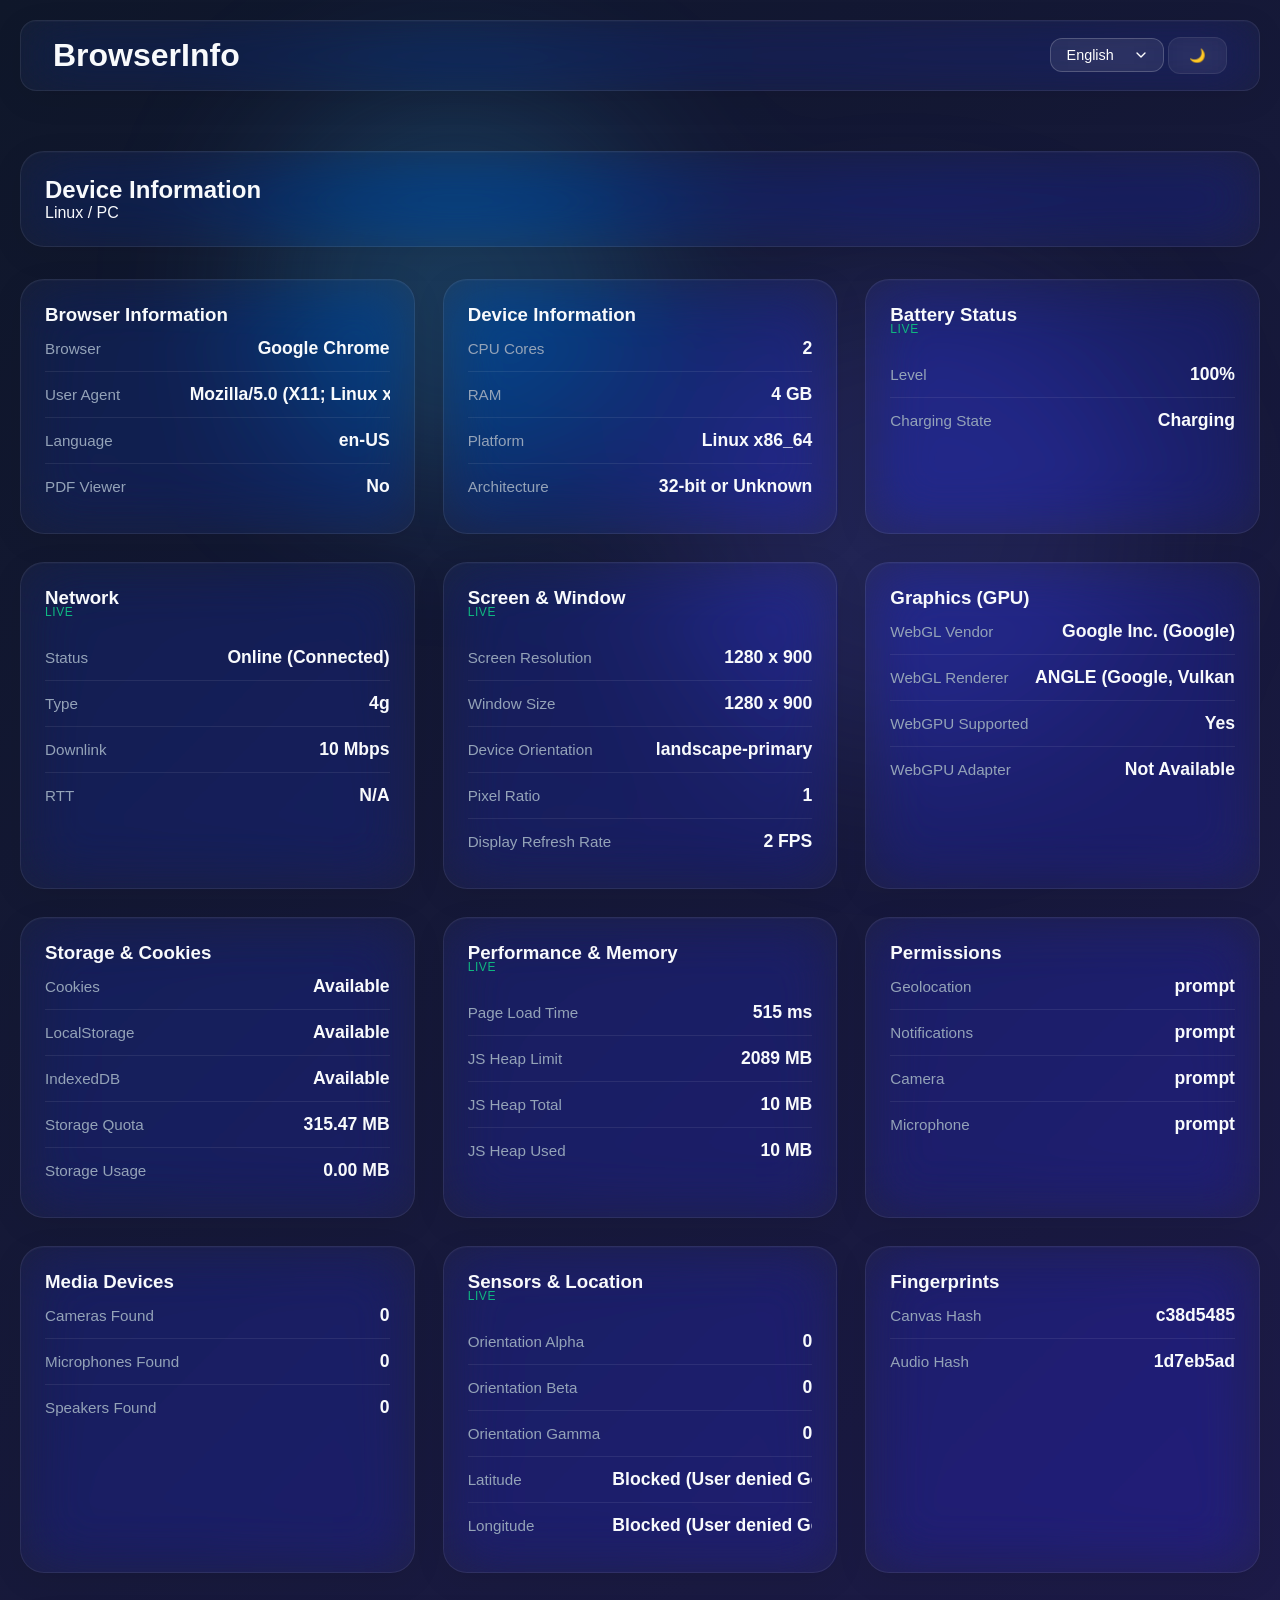
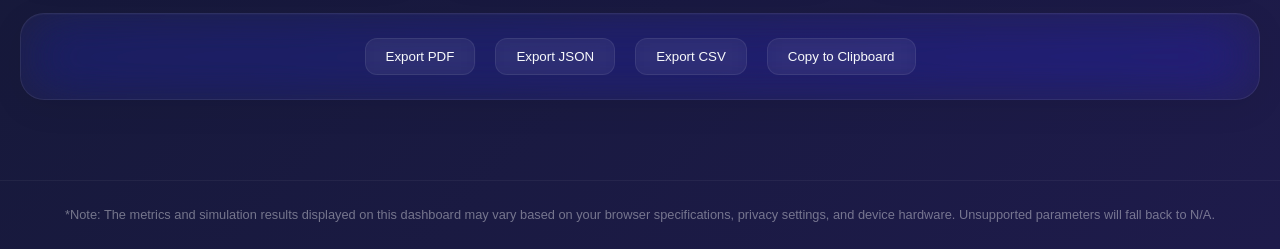
<file: index.html>
<!DOCTYPE html>
<html lang="ja">
<head>
    <meta charset="UTF-8">
    <meta name="viewport" content="width=device-width, initial-scale=1.0">
    <title data-i18n="title">BrowserInfo - Liquid Glass Dashboard</title>
    <link rel="stylesheet" href="style.css">
    <link rel="manifest" href="manifest.json">
    <link rel="stylesheet" href="css/desktop.css" id="device-style">
</head>
<div id="detail-overlay" class="overlay-container">
    <div class="overlay-glass-window">
        <header class="overlay-header">
            <h2 id="overlay-title">Category Detail</h2>
            <button id="overlay-close-btn" class="glass-btn close-btn">&times;</button>
        </header>
        <div class="overlay-body" id="overlay-content">
            </div>
    </div>
</div>
<body class="dark-theme">
    
    <div class="liquid-bg">
        <div class="blob blob-1"></div>
        <div class="blob blob-2"></div>
        <div class="blob blob-3"></div>
    </div>

    <header class="glass-header">
        <h1 class="brand-logo">BrowserInfo</h1>
        <div class="controls">
            <select id="lang-selector" class="glass-select">
                <option value="ja">日本語</option>
                <option value="en">English</option>
                <option value="zh-CN">简体中文</option>
                <option value="zh-TW">繁體中文</option>
                <option value="ko">한국어</option>
            </select>
            <button id="theme-toggle" class="glass-btn" data-i18n-tooltip="menu.theme_tooltip" title="">
                <span id="theme-icon">🌙</span>
            </button>
        </div>
    </header>

    <main class="dashboard-container">
        
        <section class="glass-card status-card">
            <div class="card-header">
                <h2 data-i18n="categories.device">Device Info</h2>
                <span id="device-badge" class="badge" data-i18n="status.detecting">Detecting...</span>
            </div>
        </section>

        <div class="metrics-grid">
            
            <section class="glass-card">
                <h3 data-i18n="categories.browser">Browser Information</h3>
                <div class="card-content">
                    <div class="metric-item"><span class="label" data-i18n="description.browser">Browser</span><span class="value" id="br-name">--</span></div>
                    <div class="metric-item"><span class="label" data-i18n="description.useragent">UserAgent</span><span class="value scrollable" id="br-ua">--</span></div>
                    <div class="metric-item"><span class="label" data-i18n="description.language">Language</span><span class="value" id="br-lang">--</span></div>
                    <div class="metric-item"><span class="label" data-i18n="description.pdfviewer">PDF Viewer</span><span class="value" id="br-pdf">--</span></div>
                </div>
            </section>

            <section class="glass-card">
                <h3 data-i18n="categories.device">Device Specs</h3>
                <div class="card-content">
                    <div class="metric-item"><span class="label" data-i18n="description.cpucore">CPU Cores</span><span class="value" id="dev-cores">--</span></div>
                    <div class="metric-item"><span class="label" data-i18n="description.ram">RAM (Estimate)</span><span class="value" id="dev-mem">--</span></div>
                    <div class="metric-item"><span class="label" data-i18n="description.platform">Platform</span><span class="value" id="dev-plat">--</span></div>
                    <div class="metric-item"><span class="label" data-i18n="description.architecture">Architecture</span><span class="value" id="dev-arch">--</span></div>
                </div>
            </section>

            <section class="glass-card" id="card-battery">
                <h3 data-i18n="categories.battery">Battery Status</h3>
                <div class="realtime-indicator" data-i18n="status.live">● Live</div>
                <div class="card-content">
                    <div class="metric-item"><span class="label" data-i18n="description.level">Level</span><span class="value" id="bat-level">--</span></div>
                    <div class="metric-item"><span class="label" data-i18n="description.chargingstate">Charging State</span><span class="value" id="bat-charging">--</span></div>
                </div>
            </section>

            <section class="glass-card clickable-card" data-detail="network">
                <h3 data-i18n="categories.network">Network</h3>
                <div class="realtime-indicator" data-i18n="status.live">● Live</div>
                <div class="card-content">
                    <div class="metric-item"><span class="label" data-i18n="description.status">Status</span><span class="value" id="net-online">--</span></div>
                    <div class="metric-item"><span class="label" data-i18n="description.type">Type</span><span class="value" id="net-type">--</span></div>
                    <div class="metric-item"><span class="label" data-i18n="description.downlink">Downlink</span><span class="value" id="net-downlink">--</span></div>
                    <div class="metric-item"><span class="label" data-i18n="description.rtt">RTT</span><span class="value" id="net-rtt">--</span></div>
                </div>
            </section>

            <section class="glass-card">
                <h3 data-i18n="categories.screen">Screen & Window</h3>
                <div class="realtime-indicator" data-i18n="status.live">● Live</div>
                <div class="card-content">
                    <div class="metric-item"><span class="label" data-i18n="description.screenresolution">Screen Resolution</span><span class="value" id="scr-res">--</span></div>
                    <div class="metric-item"><span class="label" data-i18n="description.windowsize">Window Size</span><span class="value" id="scr-win">--</span></div>
                    <div class="metric-item"><span class="label" data-i18n="description.deviceorientation">Device Orientation</span><span class="value" id="scr-orient">--</span></div>
                    <div class="metric-item"><span class="label" data-i18n="description.pixelratio">Pixel Ratio</span><span class="value" id="scr-dpr">--</span></div>
                    <div class="metric-item"><span class="label" data-i18n="description.displayrefreshrate">Display Refresh Rate</span><span class="value" id="scr-fps">-- FPS</span></div>
                    
                </div>
            </section>

            <section class="glass-card clickable-card" data-detail="gpu">
                <h3 data-i18n="categories.gpu">Graphics (GPU)</h3>
                <div class="card-content">
                    <div class="metric-item"><span class="label" data-i18n="description.vendor">WebGL Vendor</span><span class="value scrollable" id="gpu-vendor">--</span></div>
                    <div class="metric-item"><span class="label" data-i18n="description.render">WebGL Renderer</span><span class="value scrollable" id="gpu-renderer">--</span></div>
                    <div class="metric-item"><span class="label" data-i18n="description.supported">WebGPU Supported</span><span class="value" id="gpu-webgpu">--</span></div>
                    <div class="metric-item"><span class="label" data-i18n="description.adapter">WebGPU Adapter</span><span class="value scrollable" id="gpu-adapter">--</span></div>
                </div>
            </section>

            <section class="glass-card">
                <h3 data-i18n="categories.storage">Storage & Cookies</h3>
                <div class="card-content">
                    <div class="metric-item"><span class="label" data-i18n="description.cookies">Cookies</span><span class="value" id="st-cookie">--</span></div>
                    <div class="metric-item"><span class="label" data-i18n="description.localstorage">LocalStorage</span><span class="value" id="st-local">--</span></div>
                    <div class="metric-item"><span class="label" data-i18n="description.indexeddb">IndexedDB</span><span class="value" id="st-idb">--</span></div>
                    <div class="metric-item"><span class="label" data-i18n="description.quota">Storage Quota</span><span class="value" id="st-quota">--</span></div>
                    <div class="metric-item"><span class="label" data-i18n="description.usage">Storage Usage</span><span class="value" id="st-usage">--</span></div>
                </div>
            </section>

            <section class="glass-card clickable-card" data-detail="performance">
                <h3 data-i18n="categories.performance">Performance & Memory</h3>
                <div class="realtime-indicator" data-i18n="status.live">● Live</div>
                <div class="card-content">
                    <div class="metric-item"><span class="label" data-i18n="description.loadtime">Page Load Time</span><span class="value" id="perf-load">--</span></div>
                    <div class="metric-item"><span class="label" data-i18n="description.jslimit">JS Heap Limit</span><span class="value" id="perf-limit">--</span></div>
                    <div class="metric-item"><span class="label" data-i18n="description.jstotal">JS Heap Total</span><span class="value" id="perf-total">--</span></div>
                    <div class="metric-item"><span class="label" data-i18n="description.jsused">JS Heap Used</span><span class="value" id="perf-used">--</span></div>
                </div>
            </section>

            <section class="glass-card">
                <h3 data-i18n="categories.permissions">API Permissions</h3>
                <div class="card-content">
                    <div class="metric-item"><span class="label" data-i18n="description.geolocation">Geolocation</span><span class="value" id="perm-geo">--</span></div>
                    <div class="metric-item"><span class="label" data-i18n="description.notify">Notifications</span><span class="value" id="perm-notify">--</span></div>
                    <div class="metric-item"><span class="label" data-i18n="description.camera">Camera</span><span class="value" id="perm-cam">--</span></div>
                    <div class="metric-item"><span class="label" data-i18n="description.microphone">Microphone</span><span class="value" id="perm-mic">--</span></div>
                </div>
            </section>

            <section class="glass-card clickable-card" data-detail="mediaDevices">
                <h3 data-i18n="categories.media">Media Devices</h3>
                <div class="card-content">
                    <div class="metric-item"><span class="label" data-i18n="description.foundcamera">Cameras Found</span><span class="value" id="media-cam">--</span></div>
                    <div class="metric-item"><span class="label" data-i18n="description.foundmicrophones">Microphones Found</span><span class="value" id="media-mic">--</span></div>
                    <div class="metric-item"><span class="label" data-i18n="description.foundspeakers">Speakers Found</span><span class="value" id="media-spk">--</span></div>
                </div>
            </section>

            <section class="glass-card">
                <h3 data-i18n="categories.sensors">Sensors & Location</h3>
                <div class="realtime-indicator" data-i18n="status.live">● Live</div>
                <div class="card-content">
                    <div class="metric-item"><span class="label" data-i18n="description.alpha">Orientation Alpha</span><span class="value" id="sns-alpha">0</span></div>
                    <div class="metric-item"><span class="label" data-i18n="description.beta">Orientation Beta</span><span class="value" id="sns-beta">0</span></div>
                    <div class="metric-item"><span class="label" data-i18n="description.gamma">Orientation Gamma</span><span class="value" id="sns-gamma">0</span></div>
                    <div class="metric-item"><span class="label" data-i18n="description.latitude">Latitude</span><span class="value scrollable" id="sns-lat">--</span></div>
                    <div class="metric-item"><span class="label" data-i18n="description.longitude">Longitude</span><span class="value scrollable" id="sns-lng">--</span></div>
                </div>
            </section>

            <section class="glass-card">
                <h3 data-i18n="categories.fingerprint">Device Fingerprint</h3>
                <div class="card-content">
                    <div class="metric-item"><span class="label" data-i18n="description.canvashash">Canvas Hash</span><span class="value scrollable code-text" id="fp-canvas">--</span></div>
                    <div class="metric-item"><span class="label" data-i18n="description.audiohash">Audio Hash</span><span class="value scrollable code-text" id="fp-audio">--</span></div>
                </div>
            </section>

        </div>

        <section class="action-bar glass-card">
            <button id="btn-export-pdf" class="glass-btn action-btn" data-i18n="buttons.pdf">Export PDF</button>
            <button id="btn-export-json" class="glass-btn action-btn" data-i18n="buttons.json">JSON</button>
            <button id="btn-export-csv" class="glass-btn action-btn" data-i18n="buttons.csv">CSV</button>
            <button id="btn-copy" class="glass-btn action-btn" data-i18n="buttons.copy">Copy to Clipboard</button>
        </section>
        
    </main>

    <script type="module" src="main.js"></script>
</body>
<footer class="dashboard-footer">
    <p data-i18n="menu.disclaimer">
        </p>
</footer>
</html>
</file>
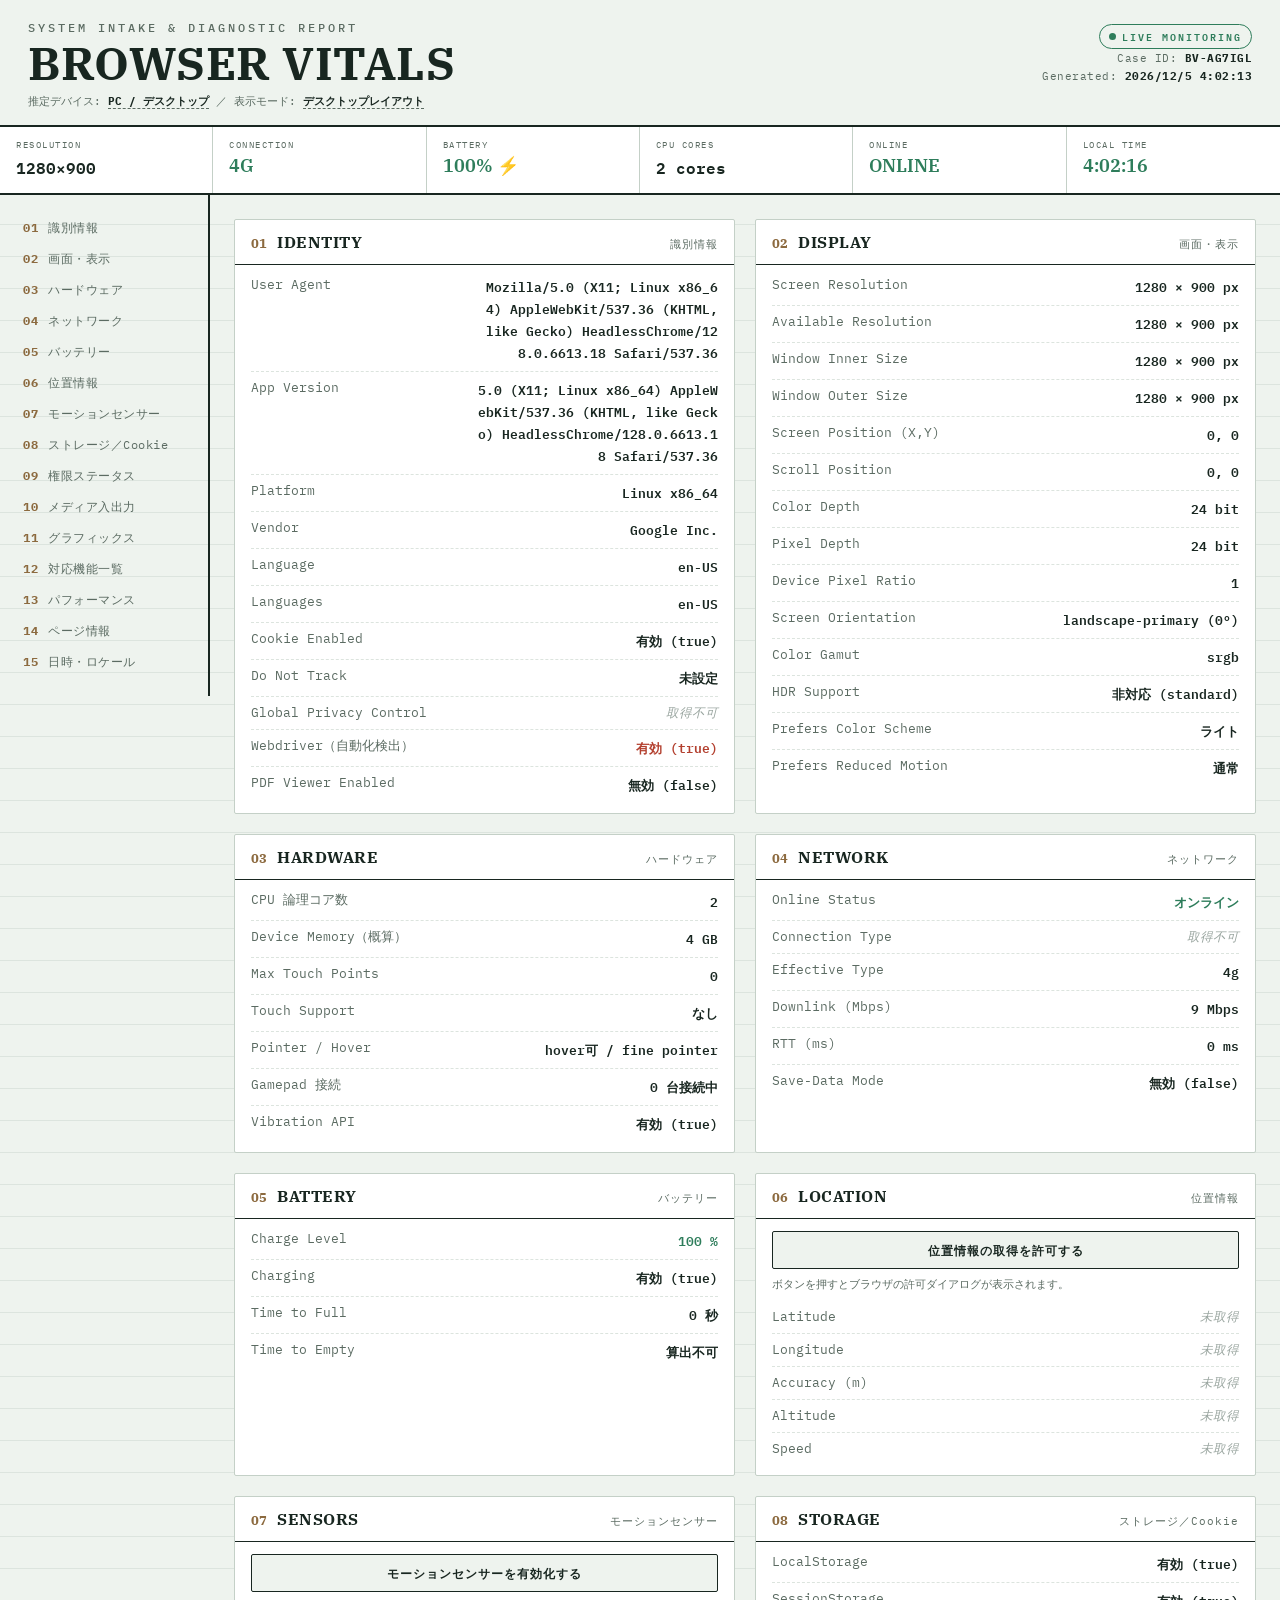
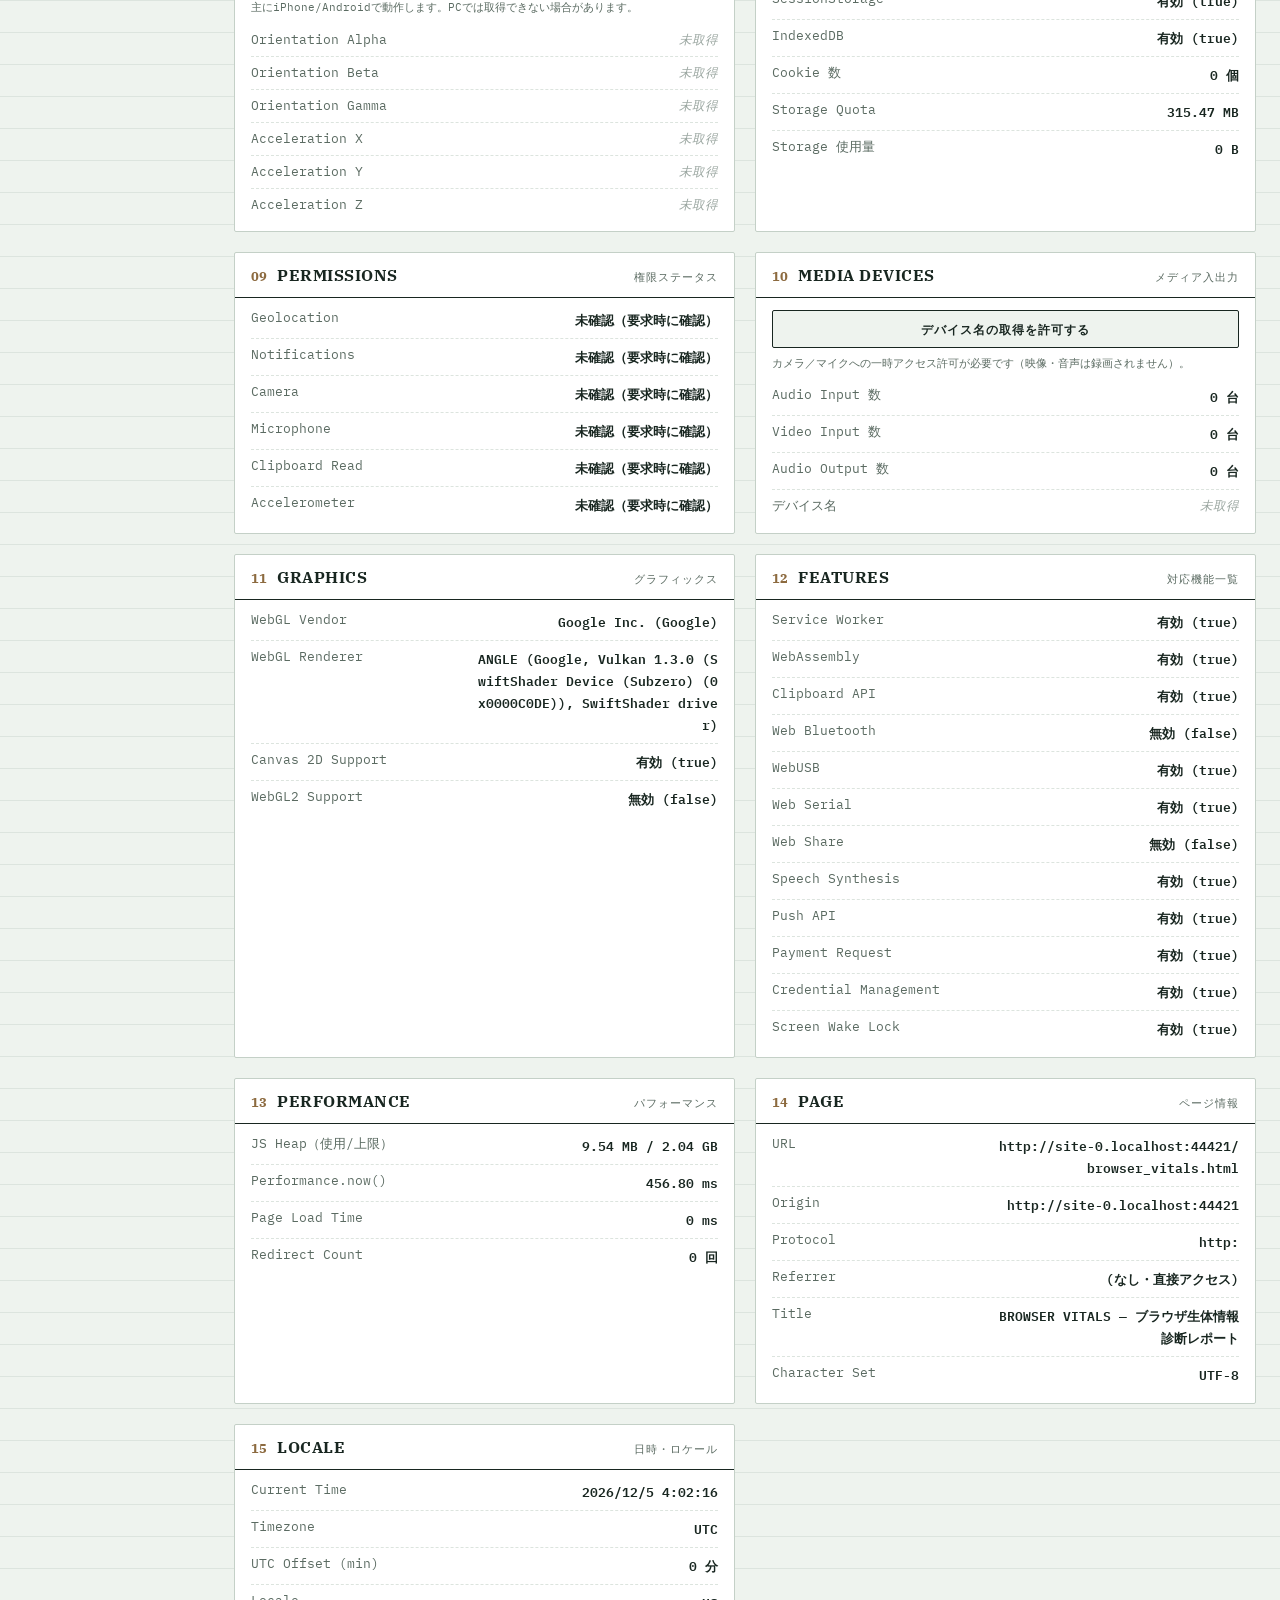
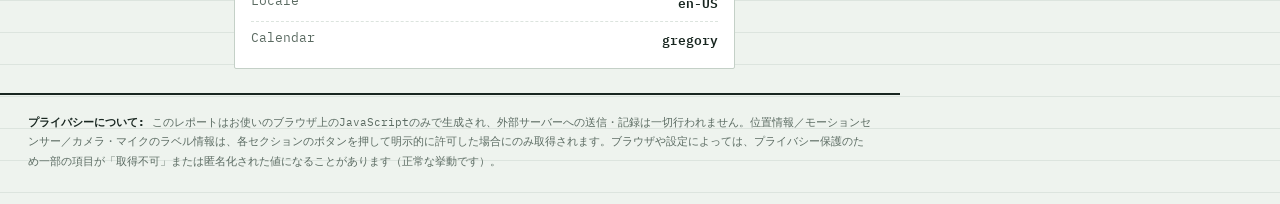
<file: browser_vitals.html>
<!DOCTYPE html>
<html lang="ja">
<head>
<meta charset="UTF-8">
<meta name="viewport" content="width=device-width, initial-scale=1, viewport-fit=cover">
<title>BROWSER VITALS — ブラウザ生体情報 診断レポート</title>
<link rel="preconnect" href="https://fonts.googleapis.com">
<link href="https://fonts.googleapis.com/css2?family=IBM+Plex+Mono:wght@400;500;600;700&family=IBM+Plex+Serif:ital,wght@0,500;0,600;0,700;1,500&display=swap" rel="stylesheet">
<style>
  :root{
    --paper:#EEF3EE;
    --panel:#FFFFFF;
    --ink:#182620;
    --ink-soft:#5B6B62;
    --line:#C4D0C7;
    --line-soft:#DCE4DE;
    --pulse:#2E7D5B;
    --pulse-soft:#DCEEE4;
    --alert:#B3402F;
    --alert-soft:#F6E3DF;
    --na:#9AA6A0;
    --stamp:#8C6A3F;
    --serif:'IBM Plex Serif', serif;
    --mono:'IBM Plex Mono', monospace;
    --radius:2px;
  }

  *{box-sizing:border-box;}
  html{scroll-behavior:smooth;}
  body{
    margin:0;
    background:
      linear-gradient(var(--line-soft) 1px, transparent 1px) 0 0/100% 32px,
      var(--paper);
    color:var(--ink);
    font-family:var(--mono);
    -webkit-font-smoothing:antialiased;
  }
  @media (prefers-reduced-motion: reduce){
    *{animation-duration:0.001ms !important; animation-iteration-count:1 !important; transition-duration:0.001ms !important; scroll-behavior:auto !important;}
  }

  a{color:inherit;}

  /* ---------- HEADER ---------- */
  header.masthead{
    border-bottom:2px solid var(--ink);
    padding:22px 28px 16px;
    background:var(--paper);
    position:relative;
  }
  .masthead-row{
    display:flex;
    justify-content:space-between;
    align-items:flex-end;
    flex-wrap:wrap;
    gap:10px 24px;
  }
  .masthead-title{
    font-family:var(--serif);
    font-weight:700;
    font-size:clamp(28px, 4.2vw, 46px);
    letter-spacing:0.5px;
    margin:0;
    line-height:1;
  }
  .masthead-title small{
    display:block;
    font-family:var(--mono);
    font-weight:500;
    font-size:12px;
    letter-spacing:3px;
    color:var(--ink-soft);
    margin-bottom:6px;
    text-transform:uppercase;
  }
  .masthead-meta{
    text-align:right;
    font-size:11px;
    line-height:1.7;
    color:var(--ink-soft);
    letter-spacing:0.5px;
  }
  .masthead-meta b{color:var(--ink);}
  .status-badge{
    display:inline-flex;
    align-items:center;
    gap:6px;
    border:1px solid var(--pulse);
    color:var(--pulse);
    padding:3px 9px;
    border-radius:20px;
    font-size:10px;
    letter-spacing:2px;
    font-weight:600;
  }
  .status-dot{
    width:7px;height:7px;border-radius:50%;background:var(--pulse);
    animation:blink 1.6s ease-in-out infinite;
  }
  @keyframes blink{0%,100%{opacity:1;}50%{opacity:0.25;}}
  .device-tag{
    margin-top:8px;
    font-size:11px;
    color:var(--ink-soft);
  }
  .device-tag b{
    color:var(--ink);
    border-bottom:1px dashed var(--ink-soft);
  }

  /* ---------- TICKER ---------- */
  .ticker{
    display:grid;
    grid-template-columns:repeat(6, 1fr);
    border-bottom:2px solid var(--ink);
    background:var(--panel);
  }
  .ticker .t-item{
    padding:12px 16px;
    border-right:1px solid var(--line);
    min-width:0;
  }
  .ticker .t-item:last-child{border-right:none;}
  .t-label{
    display:block;
    font-size:9px;
    letter-spacing:1.5px;
    color:var(--ink-soft);
    text-transform:uppercase;
    margin-bottom:4px;
  }
  .t-value{
    display:block;
    font-family:var(--serif);
    font-weight:600;
    font-size:18px;
    color:var(--pulse);
    white-space:nowrap;
    overflow:hidden;
    text-overflow:ellipsis;
  }

  /* ---------- LAYOUT ---------- */
  .layout{
    display:flex;
    align-items:flex-start;
  }
  nav.section-nav{
    position:sticky;
    top:0;
    width:210px;
    flex:0 0 210px;
    max-height:100vh;
    overflow-y:auto;
    border-right:2px solid var(--ink);
    padding:18px 0;
  }
  nav.section-nav a{
    display:flex;
    gap:10px;
    text-decoration:none;
    padding:7px 20px;
    font-size:12px;
    letter-spacing:0.5px;
    color:var(--ink-soft);
    border-left:3px solid transparent;
  }
  nav.section-nav a:hover{
    color:var(--ink);
    background:var(--pulse-soft);
    border-left-color:var(--pulse);
  }
  nav.section-nav a .n{font-weight:700;color:var(--stamp);}

  main{
    flex:1 1 auto;
    padding:24px;
    display:grid;
    grid-template-columns:repeat(auto-fill, minmax(360px, 1fr));
    gap:20px;
    align-content:start;
  }

  /* ---------- CARD ---------- */
  .card{
    background:var(--panel);
    border:1px solid var(--line);
    border-radius:var(--radius);
    scroll-margin-top:12px;
  }
  .card__head{
    display:flex;
    align-items:baseline;
    gap:10px;
    padding:12px 16px;
    border-bottom:1px solid var(--ink);
  }
  .card__num{
    font-family:var(--serif);
    font-weight:700;
    color:var(--stamp);
    font-size:13px;
  }
  .card__en{
    font-family:var(--serif);
    font-weight:700;
    font-size:16px;
    letter-spacing:0.5px;
  }
  .card__jp{
    margin-left:auto;
    font-size:11px;
    color:var(--ink-soft);
    letter-spacing:1px;
  }
  .card__body{padding:4px 16px 10px;}

  .field{
    display:flex;
    justify-content:space-between;
    gap:14px;
    padding:7px 0;
    border-bottom:1px dashed var(--line-soft);
    font-size:12.5px;
  }
  .field:last-child{border-bottom:none;}
  .field__label{
    color:var(--ink-soft);
    flex:0 0 auto;
    max-width:52%;
  }
  .field__value{
    text-align:right;
    font-weight:600;
    word-break:break-all;
    max-width:52%;
  }
  .field__value.na{color:var(--na); font-weight:500; font-style:italic;}
  .field__value.warn{color:var(--alert);}
  .field__value.ok{color:var(--pulse);}

  .card__action{
    margin:8px 0 4px;
    padding:8px 10px;
    width:100%;
    background:var(--paper);
    border:1px solid var(--ink);
    color:var(--ink);
    font-family:var(--mono);
    font-weight:600;
    font-size:11.5px;
    letter-spacing:1px;
    cursor:pointer;
    border-radius:var(--radius);
  }
  .card__action:hover{background:var(--pulse); color:#fff; border-color:var(--pulse);}
  .card__action:active{transform:translateY(1px);}
  .card__note{
    font-size:10.5px;
    color:var(--ink-soft);
    margin:4px 0 8px;
    line-height:1.5;
  }

  /* ---------- FOOTER ---------- */
  footer{
    border-top:2px solid var(--ink);
    padding:18px 28px 32px;
    font-size:11px;
    color:var(--ink-soft);
    line-height:1.8;
    max-width:900px;
  }
  footer b{color:var(--ink);}

  /* ---------- MOBILE ---------- */
  @media (max-width: 720px){
    header.masthead{padding:16px 16px 12px;}
    .masthead-title{font-size:26px;}
    .masthead-meta{text-align:left; font-size:10px;}
    .masthead-row{flex-direction:column; align-items:flex-start;}

    .ticker{
      grid-template-columns:repeat(2, 1fr);
    }
    .ticker .t-item{
      border-bottom:1px solid var(--line);
      padding:10px 12px;
    }
    .ticker .t-item:nth-child(2n){border-right:none;}
    .t-value{font-size:15px;}

    .layout{flex-direction:column;}
    nav.section-nav{
      position:sticky;
      top:0;
      width:100%;
      flex:none;
      max-height:none;
      display:flex;
      overflow-x:auto;
      overflow-y:hidden;
      border-right:none;
      border-bottom:2px solid var(--ink);
      background:var(--paper);
      padding:10px 8px;
      gap:6px;
      z-index:5;
      -webkit-overflow-scrolling:touch;
    }
    nav.section-nav a{
      flex:0 0 auto;
      border-left:none;
      border:1px solid var(--line);
      border-radius:20px;
      padding:6px 12px;
      background:var(--panel);
      white-space:nowrap;
    }
    nav.section-nav a:hover{border-color:var(--pulse);}

    main{
      grid-template-columns:1fr;
      padding:14px;
      gap:14px;
    }
    .field{font-size:12px;}
    .field__label,.field__value{max-width:56%;}
    footer{padding:16px 16px 28px;}
  }
</style>
</head>
<body>

<header class="masthead">
  <div class="masthead-row">
    <h1 class="masthead-title"><small>System Intake &amp; Diagnostic Report</small>BROWSER VITALS</h1>
    <div class="masthead-meta">
      <div class="status-badge"><span class="status-dot"></span>LIVE MONITORING</div><br>
      Case ID: <b id="caseId">—</b><br>
      Generated: <b id="genTime">—</b>
    </div>
  </div>
  <div class="device-tag">推定デバイス: <b id="deviceTag">判定中…</b> ／ 表示モード: <b id="viewportTag">判定中…</b></div>
</header>

<div class="ticker" id="ticker">
  <div class="t-item"><span class="t-label">Resolution</span><span class="t-value" id="t-res">—</span></div>
  <div class="t-item"><span class="t-label">Connection</span><span class="t-value" id="t-net">—</span></div>
  <div class="t-item"><span class="t-label">Battery</span><span class="t-value" id="t-batt">—</span></div>
  <div class="t-item"><span class="t-label">CPU Cores</span><span class="t-value" id="t-cpu">—</span></div>
  <div class="t-item"><span class="t-label">Online</span><span class="t-value" id="t-online">—</span></div>
  <div class="t-item"><span class="t-label">Local Time</span><span class="t-value" id="t-time">—</span></div>
</div>

<div class="layout">
  <nav class="section-nav" id="sectionNav"></nav>
  <main id="main"></main>
</div>

<footer>
  <b>プライバシーについて:</b> このレポートはお使いのブラウザ上のJavaScriptのみで生成され、外部サーバーへの送信・記録は一切行われません。位置情報／モーションセンサー／カメラ・マイクのラベル情報は、各セクションのボタンを押して明示的に許可した場合にのみ取得されます。ブラウザや設定によっては、プライバシー保護のため一部の項目が「取得不可」または匿名化された値になることがあります（正常な挙動です）。
</footer>

<script>
(function(){
  "use strict";

  /* ---------- helpers ---------- */
  const $ = id => document.getElementById(id);
  function setVal(id, value, cls){
    const el = $(id);
    if(!el) return;
    if(value === undefined || value === null || value === '' ){
      el.textContent = '取得不可';
      el.className = 'field__value na';
      return;
    }
    el.textContent = value;
    el.className = 'field__value' + (cls ? ' '+cls : '');
  }
  function na(id, note){ setVal(id, note || null); }
  function bool(b){ return b ? '有効 (true)' : '無効 (false)'; }
  function tryGet(fn, fallback){ try{ const v = fn(); return (v===undefined||v===null||v==='') ? fallback : v; }catch(e){ return fallback; } }
  function bytes(n){
    if(n===undefined||n===null||isNaN(n)) return null;
    if(n > 1024*1024*1024) return (n/1024/1024/1024).toFixed(2)+' GB';
    if(n > 1024*1024) return (n/1024/1024).toFixed(2)+' MB';
    if(n > 1024) return (n/1024).toFixed(1)+' KB';
    return n+' B';
  }

  /* ---------- section schema ---------- */
  const SECTIONS = [
    {num:'01', en:'IDENTITY', jp:'識別情報', id:'identity', fields:[
      ['ua','User Agent'], ['appVersion','App Version'], ['platform','Platform'],
      ['vendor','Vendor'], ['language','Language'], ['languages','Languages'],
      ['cookieEnabled','Cookie Enabled'], ['dnt','Do Not Track'], ['gpc','Global Privacy Control'],
      ['webdriver','Webdriver（自動化検出）'], ['pdfViewer','PDF Viewer Enabled']
    ]},
    {num:'02', en:'DISPLAY', jp:'画面・表示', id:'display', fields:[
      ['screenRes','Screen Resolution'], ['availRes','Available Resolution'],
      ['windowInner','Window Inner Size'], ['windowOuter','Window Outer Size'],
      ['screenPos','Screen Position (X,Y)'], ['scrollPos','Scroll Position'],
      ['colorDepth','Color Depth'], ['pixelDepth','Pixel Depth'], ['dpr','Device Pixel Ratio'],
      ['orientation','Screen Orientation'], ['colorGamut','Color Gamut'], ['hdr','HDR Support'],
      ['prefersDark','Prefers Color Scheme'], ['prefersReducedMotion','Prefers Reduced Motion']
    ]},
    {num:'03', en:'HARDWARE', jp:'ハードウェア', id:'hardware', fields:[
      ['cores','CPU 論理コア数'], ['deviceMemory','Device Memory（概算）'],
      ['maxTouch','Max Touch Points'], ['touchSupport','Touch Support'],
      ['pointerType','Pointer / Hover'], ['gamepad','Gamepad 接続'], ['vibration','Vibration API']
    ]},
    {num:'04', en:'NETWORK', jp:'ネットワーク', id:'network', fields:[
      ['online','Online Status'], ['connType','Connection Type'], ['effectiveType','Effective Type'],
      ['downlink','Downlink (Mbps)'], ['rtt','RTT (ms)'], ['saveData','Save-Data Mode']
    ]},
    {num:'05', en:'BATTERY', jp:'バッテリー', id:'battery', fields:[
      ['battLevel','Charge Level'], ['battCharging','Charging'],
      ['battChargingTime','Time to Full'], ['battDischargingTime','Time to Empty']
    ]},
    {num:'06', en:'LOCATION', jp:'位置情報', id:'location', fields:[
      ['geoLat','Latitude'], ['geoLng','Longitude'], ['geoAcc','Accuracy (m)'],
      ['geoAlt','Altitude'], ['geoSpeed','Speed']
    ], button:{id:'btnGeo', label:'位置情報の取得を許可する', note:'ボタンを押すとブラウザの許可ダイアログが表示されます。'}},
    {num:'07', en:'SENSORS', jp:'モーションセンサー', id:'sensors', fields:[
      ['orientAlpha','Orientation Alpha'], ['orientBeta','Orientation Beta'], ['orientGamma','Orientation Gamma'],
      ['motionX','Acceleration X'], ['motionY','Acceleration Y'], ['motionZ','Acceleration Z']
    ], button:{id:'btnMotion', label:'モーションセンサーを有効化する', note:'主にiPhone/Androidで動作します。PCでは取得できない場合があります。'}},
    {num:'08', en:'STORAGE', jp:'ストレージ／Cookie', id:'storage', fields:[
      ['localStorageAvail','LocalStorage'], ['sessionStorageAvail','SessionStorage'], ['indexedDBAvail','IndexedDB'],
      ['cookieCount','Cookie 数'], ['quota','Storage Quota'], ['usage','Storage 使用量']
    ]},
    {num:'09', en:'PERMISSIONS', jp:'権限ステータス', id:'permissions', fields:[
      ['permGeo','Geolocation'], ['permNotif','Notifications'], ['permCam','Camera'],
      ['permMic','Microphone'], ['permClipboard','Clipboard Read'], ['permAccel','Accelerometer']
    ]},
    {num:'10', en:'MEDIA DEVICES', jp:'メディア入出力', id:'media', fields:[
      ['audioIn','Audio Input 数'], ['videoIn','Video Input 数'], ['audioOut','Audio Output 数'], ['mediaLabels','デバイス名']
    ], button:{id:'btnMedia', label:'デバイス名の取得を許可する', note:'カメラ／マイクへの一時アクセス許可が必要です（映像・音声は録画されません）。'}},
    {num:'11', en:'GRAPHICS', jp:'グラフィックス', id:'graphics', fields:[
      ['webglVendor','WebGL Vendor'], ['webglRenderer','WebGL Renderer'],
      ['canvasSupport','Canvas 2D Support'], ['webgl2','WebGL2 Support']
    ]},
    {num:'12', en:'FEATURES', jp:'対応機能一覧', id:'features', fields:[
      ['featSW','Service Worker'], ['featWasm','WebAssembly'], ['featClipboard','Clipboard API'],
      ['featBluetooth','Web Bluetooth'], ['featUSB','WebUSB'], ['featSerial','Web Serial'],
      ['featShare','Web Share'], ['featSpeech','Speech Synthesis'], ['featPush','Push API'],
      ['featPayment','Payment Request'], ['featCredential','Credential Management'], ['featWakeLock','Screen Wake Lock']
    ]},
    {num:'13', en:'PERFORMANCE', jp:'パフォーマンス', id:'performance', fields:[
      ['perfMemory','JS Heap（使用/上限）'], ['perfNow','Performance.now()'],
      ['pageLoadTime','Page Load Time'], ['redirectCount','Redirect Count']
    ]},
    {num:'14', en:'PAGE', jp:'ページ情報', id:'page', fields:[
      ['pageUrl','URL'], ['pageOrigin','Origin'], ['pageProtocol','Protocol'],
      ['pageReferrer','Referrer'], ['pageTitle','Title'], ['pageCharset','Character Set']
    ]},
    {num:'15', en:'LOCALE', jp:'日時・ロケール', id:'locale', fields:[
      ['currentTime','Current Time'], ['timezone','Timezone'], ['tzOffset','UTC Offset (min)'],
      ['localeName','Locale'], ['calendarName','Calendar']
    ]}
  ];

  /* ---------- render skeleton ---------- */
  const main = $('main');
  const nav = $('sectionNav');
  let html = '';
  let navHtml = '';
  SECTIONS.forEach(sec=>{
    navHtml += `<a href="#${sec.id}"><span class="n">${sec.num}</span>${sec.jp}</a>`;
    html += `<section class="card" id="${sec.id}">
      <div class="card__head"><span class="card__num">${sec.num}</span><span class="card__en">${sec.en}</span><span class="card__jp">${sec.jp}</span></div>
      <div class="card__body">`;
    if(sec.button){
      html += `<button class="card__action" id="${sec.button.id}">${sec.button.label}</button><div class="card__note">${sec.button.note}</div>`;
    }
    sec.fields.forEach(([fid,label])=>{
      html += `<div class="field"><span class="field__label">${label}</span><span class="field__value na" id="${fid}">未取得</span></div>`;
    });
    html += `</div></section>`;
  });
  main.innerHTML = html;
  nav.innerHTML = navHtml;

  /* ---------- header meta ---------- */
  $('caseId').textContent = 'BV-' + Math.random().toString(36).slice(2,8).toUpperCase();
  $('genTime').textContent = new Date().toLocaleString('ja-JP');

  const ua = navigator.userAgent || '';
  let deviceGuess = 'PC / デスクトップ';
  if(/iPhone/.test(ua)) deviceGuess = 'iPhone';
  else if(/iPad/.test(ua)) deviceGuess = 'iPad';
  else if(/Android/.test(ua) && /Mobile/.test(ua)) deviceGuess = 'Android スマートフォン';
  else if(/Android/.test(ua)) deviceGuess = 'Android タブレット';
  $('deviceTag').textContent = deviceGuess;
  function updateViewportTag(){
    $('viewportTag').textContent = window.innerWidth <= 720 ? 'モバイルレイアウト' : 'デスクトップレイアウト';
  }
  updateViewportTag();
  window.addEventListener('resize', updateViewportTag);

  /* ================= 01 IDENTITY ================= */
  setVal('ua', ua);
  setVal('appVersion', tryGet(()=>navigator.appVersion));
  setVal('platform', tryGet(()=>navigator.platform));
  setVal('vendor', tryGet(()=>navigator.vendor));
  setVal('language', tryGet(()=>navigator.language));
  setVal('languages', tryGet(()=>(navigator.languages||[]).join(', ')));
  setVal('cookieEnabled', bool(navigator.cookieEnabled));
  setVal('dnt', navigator.doNotTrack === '1' ? '有効' : (navigator.doNotTrack === '0' ? '無効' : '未設定'));
  setVal('gpc', 'globalPrivacyControl' in navigator ? bool(navigator.globalPrivacyControl) : null);
  setVal('webdriver', bool(!!navigator.webdriver), navigator.webdriver ? 'warn' : 'ok');
  setVal('pdfViewer', 'pdfViewerEnabled' in navigator ? bool(navigator.pdfViewerEnabled) : null);

  /* ================= 02 DISPLAY ================= */
  function updateDisplay(){
    setVal('screenRes', `${screen.width} × ${screen.height} px`);
    setVal('availRes', `${screen.availWidth} × ${screen.availHeight} px`);
    setVal('windowInner', `${window.innerWidth} × ${window.innerHeight} px`);
    setVal('windowOuter', `${window.outerWidth} × ${window.outerHeight} px`);
    setVal('screenPos', tryGet(()=>`${window.screenX}, ${window.screenY}`));
    setVal('scrollPos', `${Math.round(window.scrollX)}, ${Math.round(window.scrollY)}`);
    setVal('colorDepth', screen.colorDepth + ' bit');
    setVal('pixelDepth', screen.pixelDepth + ' bit');
    setVal('dpr', window.devicePixelRatio);
    setVal('orientation', tryGet(()=>screen.orientation.type + ' (' + screen.orientation.angle + '°)'));
    let gamut = 'srgb';
    if(matchMedia('(color-gamut: rec2020)').matches) gamut = 'rec2020';
    else if(matchMedia('(color-gamut: p3)').matches) gamut = 'p3';
    setVal('colorGamut', gamut);
    setVal('hdr', matchMedia('(dynamic-range: high)').matches ? '対応 (high)' : '非対応 (standard)');
    setVal('prefersDark', matchMedia('(prefers-color-scheme: dark)').matches ? 'ダーク' : 'ライト');
    setVal('prefersReducedMotion', matchMedia('(prefers-reduced-motion: reduce)').matches ? '低減を希望' : '通常');
    setVal('t-res', `${screen.width}×${screen.height}`);
  }
  updateDisplay();
  window.addEventListener('resize', updateDisplay);

  /* ================= 03 HARDWARE ================= */
  setVal('cores', tryGet(()=>navigator.hardwareConcurrency));
  setVal('deviceMemory', 'deviceMemory' in navigator ? navigator.deviceMemory + ' GB' : null);
  setVal('maxTouch', tryGet(()=>navigator.maxTouchPoints, 0));
  setVal('touchSupport', ('ontouchstart' in window) ? 'あり' : 'なし');
  const hover = matchMedia('(hover: hover)').matches;
  const pointerFine = matchMedia('(pointer: fine)').matches;
  setVal('pointerType', `${hover ? 'hover可' : 'hover不可'} / ${pointerFine ? 'fine pointer' : 'coarse pointer'}`);
  setVal('gamepad', tryGet(()=>{
    const pads = navigator.getGamepads ? navigator.getGamepads() : [];
    const connected = Array.prototype.filter.call(pads, p=>p).length;
    return connected + ' 台接続中';
  }, '0 台接続中'));
  setVal('vibration', bool('vibrate' in navigator));
  setVal('t-cpu', tryGet(()=>navigator.hardwareConcurrency + ' cores'));

  /* ================= 04 NETWORK ================= */
  const conn = navigator.connection || navigator.mozConnection || navigator.webkitConnection;
  function updateNetwork(){
    setVal('online', navigator.onLine ? 'オンライン' : 'オフライン', navigator.onLine ? 'ok' : 'warn');
    $('t-online').textContent = navigator.onLine ? 'ONLINE' : 'OFFLINE';
    if(conn){
      setVal('connType', tryGet(()=>conn.type));
      setVal('effectiveType', tryGet(()=>conn.effectiveType));
      setVal('downlink', tryGet(()=>conn.downlink + ' Mbps'));
      setVal('rtt', tryGet(()=>conn.rtt + ' ms'));
      setVal('saveData', bool(!!conn.saveData));
      $('t-net').textContent = tryGet(()=>conn.effectiveType.toUpperCase(), '—');
    } else {
      na('connType'); na('effectiveType'); na('downlink'); na('rtt'); na('saveData');
      $('t-net').textContent = navigator.onLine ? 'ONLINE' : 'OFFLINE';
    }
  }
  updateNetwork();
  window.addEventListener('online', updateNetwork);
  window.addEventListener('offline', updateNetwork);
  if(conn && conn.addEventListener) conn.addEventListener('change', updateNetwork);

  /* ================= 05 BATTERY ================= */
  if(navigator.getBattery){
    navigator.getBattery().then(batt=>{
      function updateBattery(){
        const pct = Math.round(batt.level*100);
        setVal('battLevel', pct + ' %', pct <= 20 ? 'warn' : 'ok');
        setVal('battCharging', bool(batt.charging));
        setVal('battChargingTime', batt.chargingTime === Infinity ? '算出不可' : batt.chargingTime + ' 秒');
        setVal('battDischargingTime', batt.dischargingTime === Infinity ? '算出不可' : batt.dischargingTime + ' 秒');
        $('t-batt').textContent = pct + '%' + (batt.charging ? ' ⚡' : '');
      }
      updateBattery();
      ['levelchange','chargingchange','chargingtimechange','dischargingtimechange'].forEach(ev=>batt.addEventListener(ev, updateBattery));
    }).catch(()=>{
      ['battLevel','battCharging','battChargingTime','battDischargingTime'].forEach(id=>na(id));
      $('t-batt').textContent = '—';
    });
  } else {
    ['battLevel','battCharging','battChargingTime','battDischargingTime'].forEach(id=>na(id, 'このブラウザは非対応'));
    $('t-batt').textContent = '非対応';
  }

  /* ================= 06 LOCATION ================= */
  $('btnGeo').addEventListener('click', ()=>{
    if(!navigator.geolocation){ ['geoLat','geoLng','geoAcc','geoAlt','geoSpeed'].forEach(id=>na(id,'非対応')); return; }
    $('btnGeo').textContent = '取得中…';
    navigator.geolocation.getCurrentPosition(pos=>{
      const c = pos.coords;
      setVal('geoLat', c.latitude.toFixed(6), 'ok');
      setVal('geoLng', c.longitude.toFixed(6), 'ok');
      setVal('geoAcc', Math.round(c.accuracy) + ' m');
      setVal('geoAlt', c.altitude !== null ? Math.round(c.altitude) + ' m' : null);
      setVal('geoSpeed', c.speed !== null ? c.speed + ' m/s' : null);
      $('btnGeo').textContent = '再取得する';
    }, err=>{
      ['geoLat','geoLng','geoAcc','geoAlt','geoSpeed'].forEach(id=>na(id, '許可拒否 / 取得失敗'));
      $('btnGeo').textContent = '位置情報の取得を許可する';
    }, {enableHighAccuracy:true, timeout:10000});
  });

  /* ================= 07 SENSORS ================= */
  $('btnMotion').addEventListener('click', ()=>{
    function bind(){
      window.addEventListener('deviceorientation', e=>{
        setVal('orientAlpha', e.alpha !== null ? e.alpha.toFixed(1) + '°' : null, 'ok');
        setVal('orientBeta', e.beta !== null ? e.beta.toFixed(1) + '°' : null, 'ok');
        setVal('orientGamma', e.gamma !== null ? e.gamma.toFixed(1) + '°' : null, 'ok');
      });
      window.addEventListener('devicemotion', e=>{
        const a = e.acceleration || {};
        setVal('motionX', a.x !== null && a.x !== undefined ? a.x.toFixed(2) : null, 'ok');
        setVal('motionY', a.y !== null && a.y !== undefined ? a.y.toFixed(2) : null, 'ok');
        setVal('motionZ', a.z !== null && a.z !== undefined ? a.z.toFixed(2) : null, 'ok');
      });
      $('btnMotion').textContent = '有効化しました（端末を動かしてください）';
    }
    if(typeof DeviceOrientationEvent !== 'undefined' && typeof DeviceOrientationEvent.requestPermission === 'function'){
      DeviceOrientationEvent.requestPermission().then(state=>{
        if(state === 'granted') bind();
        else ['orientAlpha','orientBeta','orientGamma','motionX','motionY','motionZ'].forEach(id=>na(id,'許可拒否'));
      }).catch(()=>{ ['orientAlpha','orientBeta','orientGamma','motionX','motionY','motionZ'].forEach(id=>na(id,'取得失敗')); });
    } else if(typeof DeviceOrientationEvent !== 'undefined'){
      bind();
    } else {
      ['orientAlpha','orientBeta','orientGamma','motionX','motionY','motionZ'].forEach(id=>na(id,'非対応'));
    }
  });

  /* ================= 08 STORAGE ================= */
  function testStorage(store){
    try{ store.setItem('__t','1'); store.removeItem('__t'); return true; }catch(e){ return false; }
  }
  setVal('localStorageAvail', bool(testStorage(window.localStorage)));
  setVal('sessionStorageAvail', bool(testStorage(window.sessionStorage)));
  setVal('indexedDBAvail', bool('indexedDB' in window));
  setVal('cookieCount', document.cookie ? document.cookie.split(';').filter(c=>c.trim()).length + ' 個' : '0 個');
  if(navigator.storage && navigator.storage.estimate){
    navigator.storage.estimate().then(est=>{
      setVal('quota', bytes(est.quota));
      setVal('usage', bytes(est.usage));
    }).catch(()=>{ na('quota'); na('usage'); });
  } else { na('quota','非対応'); na('usage','非対応'); }

  /* ================= 09 PERMISSIONS ================= */
  const permMap = {permGeo:'geolocation', permNotif:'notifications', permCam:'camera', permMic:'microphone', permClipboard:'clipboard-read', permAccel:'accelerometer'};
  if(navigator.permissions && navigator.permissions.query){
    Object.entries(permMap).forEach(([id,name])=>{
      navigator.permissions.query({name}).then(res=>{
        const label = {granted:'許可済み', denied:'拒否', prompt:'未確認（要求時に確認）'}[res.state] || res.state;
        setVal(id, label, res.state === 'granted' ? 'ok' : (res.state === 'denied' ? 'warn' : null));
        res.onchange = ()=> setVal(id, ({granted:'許可済み', denied:'拒否', prompt:'未確認'})[res.state] || res.state);
      }).catch(()=> na(id,'クエリ非対応'));
    });
  } else {
    Object.keys(permMap).forEach(id=>na(id,'Permissions API 非対応'));
  }

  /* ================= 10 MEDIA DEVICES ================= */
  function countMedia(){
    if(!navigator.mediaDevices || !navigator.mediaDevices.enumerateDevices){
      ['audioIn','videoIn','audioOut'].forEach(id=>na(id,'非対応')); return;
    }
    navigator.mediaDevices.enumerateDevices().then(devices=>{
      setVal('audioIn', devices.filter(d=>d.kind==='audioinput').length + ' 台');
      setVal('videoIn', devices.filter(d=>d.kind==='videoinput').length + ' 台');
      setVal('audioOut', devices.filter(d=>d.kind==='audiooutput').length + ' 台');
    }).catch(()=>{ ['audioIn','videoIn','audioOut'].forEach(id=>na(id)); });
  }
  countMedia();
  $('btnMedia').addEventListener('click', ()=>{
    if(!navigator.mediaDevices || !navigator.mediaDevices.getUserMedia){ na('mediaLabels','非対応'); return; }
    $('btnMedia').textContent = '許可を確認中…';
    navigator.mediaDevices.getUserMedia({audio:true, video:true}).then(stream=>{
      stream.getTracks().forEach(t=>t.stop());
      navigator.mediaDevices.enumerateDevices().then(devices=>{
        const labels = devices.filter(d=>d.label).map(d=>d.label);
        setVal('mediaLabels', labels.length ? labels.join(' / ') : '取得できませんでした', 'ok');
        countMedia();
        $('btnMedia').textContent = '許可を取得しました';
      });
    }).catch(()=>{
      setVal('mediaLabels', '許可拒否 / 取得失敗');
      $('btnMedia').textContent = 'デバイス名の取得を許可する';
    });
  });

  /* ================= 11 GRAPHICS ================= */
  setVal('canvasSupport', bool(!!document.createElement('canvas').getContext('2d')));
  (function(){
    try{
      const c = document.createElement('canvas');
      const gl = c.getContext('webgl') || c.getContext('experimental-webgl');
      setVal('webgl2', bool(!!c.getContext('webgl2')));
      if(!gl){ na('webglVendor','WebGL非対応'); na('webglRenderer','WebGL非対応'); return; }
      const dbg = gl.getExtension('WEBGL_debug_renderer_info');
      if(dbg){
        setVal('webglVendor', gl.getParameter(dbg.UNMASKED_VENDOR_WEBGL));
        setVal('webglRenderer', gl.getParameter(dbg.UNMASKED_RENDERER_WEBGL));
      } else {
        setVal('webglVendor', gl.getParameter(gl.VENDOR));
        setVal('webglRenderer', gl.getParameter(gl.RENDERER));
      }
    }catch(e){ na('webglVendor'); na('webglRenderer'); na('webgl2'); }
  })();

  /* ================= 12 FEATURES ================= */
  setVal('featSW', bool('serviceWorker' in navigator));
  setVal('featWasm', bool(typeof WebAssembly === 'object'));
  setVal('featClipboard', bool('clipboard' in navigator));
  setVal('featBluetooth', bool('bluetooth' in navigator));
  setVal('featUSB', bool('usb' in navigator));
  setVal('featSerial', bool('serial' in navigator));
  setVal('featShare', bool('share' in navigator));
  setVal('featSpeech', bool('speechSynthesis' in window));
  setVal('featPush', bool('PushManager' in window));
  setVal('featPayment', bool('PaymentRequest' in window));
  setVal('featCredential', bool('credentials' in navigator));
  setVal('featWakeLock', bool('wakeLock' in navigator));

  /* ================= 13 PERFORMANCE ================= */
  if(performance.memory){
    setVal('perfMemory', bytes(performance.memory.usedJSHeapSize) + ' / ' + bytes(performance.memory.jsHeapSizeLimit));
  } else { na('perfMemory', 'Chrome系のみ対応'); }
  setVal('perfNow', performance.now().toFixed(2) + ' ms');
  try{
    const nav0 = performance.getEntriesByType('navigation')[0];
    if(nav0){
      setVal('pageLoadTime', Math.round(nav0.loadEventEnd - nav0.startTime) + ' ms');
      setVal('redirectCount', nav0.redirectCount + ' 回');
    } else if(performance.timing){
      const t = performance.timing;
      setVal('pageLoadTime', (t.loadEventEnd - t.navigationStart) + ' ms');
      setVal('redirectCount', tryGet(()=>performance.navigation.redirectCount + ' 回'));
    } else { na('pageLoadTime'); na('redirectCount'); }
  }catch(e){ na('pageLoadTime'); na('redirectCount'); }

  /* ================= 14 PAGE ================= */
  setVal('pageUrl', location.href);
  setVal('pageOrigin', location.origin);
  setVal('pageProtocol', location.protocol);
  setVal('pageReferrer', document.referrer || '(なし・直接アクセス)');
  setVal('pageTitle', document.title);
  setVal('pageCharset', document.characterSet);

  /* ================= 15 LOCALE ================= */
  function updateLocale(){
    const now = new Date();
    setVal('currentTime', now.toLocaleString('ja-JP'));
    $('t-time').textContent = now.toLocaleTimeString('ja-JP');
  }
  setVal('timezone', tryGet(()=>Intl.DateTimeFormat().resolvedOptions().timeZone));
  setVal('tzOffset', new Date().getTimezoneOffset() + ' 分');
  setVal('localeName', tryGet(()=>Intl.DateTimeFormat().resolvedOptions().locale));
  setVal('calendarName', tryGet(()=>Intl.DateTimeFormat().resolvedOptions().calendar));
  updateLocale();
  setInterval(updateLocale, 1000);

})();
</script>
</body>
</html>
</file>
<file: style.css>
:root {
    --bg-gradient: linear-gradient(135deg, #0f172a, #1e1b4b);
    --glass-bg: rgba(255, 255, 255, 0.03);
    --glass-border: rgba(255, 255, 255, 0.08);
    --glass-glow: rgba(255, 255, 255, 0.03);
    --text-main: #f8fafc;
    --text-muted: #94a3b8;
    --accent: #38bdf8;
}

.light-theme {
    --bg-gradient: linear-gradient(135deg, #f1f5f9, #e2e8f0);
    --glass-bg: rgba(255, 255, 255, 0.4);
    --glass-border: rgba(0, 0, 0, 0.05);
    --glass-glow: rgba(0, 0, 0, 0.02);
    --text-main: #0f172a;
    --text-muted: #475569;
    --accent: #0284c7;
}

* {
    box-sizing: border-box;
    margin: 0;
    padding: 0;
    font-family: -apple-system, BlinkMacSystemFont, "Segoe UI", Roboto, Helvetica, Arial, sans-serif;
}

body {
    background: var(--bg-gradient);
    color: var(--text-main);
    min-height: 100vh;
    overflow-x: hidden;
    position: relative;
    transition: background 0.5s ease;
}

/* 有機的な液体背景（Liquid Background） */
.liquid-bg {
    position: fixed;
    top: 0;
    left: 0;
    width: 100%;
    height: 100%;
    z-index: -1;
    overflow: hidden;
    filter: blur(80px);
}
.blob {
    position: absolute;
    border-radius: 50%;
    mix-blend-mode: screen;
    animation: float 20s infinite alternate ease-in-out;
}
.blob-1 { top: 10%; left: 20%; width: 400px; height: 400px; background: rgba(56, 189, 248, 0.2); }
.blob-2 { bottom: 15%; right: 10%; width: 500px; height: 500px; background: rgba(99, 102, 241, 0.15); animation-delay: -5s; }

@keyframes float {
    0% { transform: translate(0, 0) scale(1); }
    100% { transform: translate(100px, 50px) scale(1.2); }
}

/* Liquid Glass カードデザイン */
.glass-card, .glass-header {
    background: var(--glass-bg);
    backdrop-filter: blur(30px) saturate(210%);
    -webkit-backdrop-filter: blur(30px) saturate(210%);
    border: 1px solid var(--glass-border);
    border-radius: 24px;
    box-shadow: 0 8px 32px 0 rgba(0, 0, 0, 0.08), inset 0 1px 1px var(--glass-glow);
    padding: 24px;
    transition: all 0.4s cubic-bezier(0.16, 1, 0.3, 1);
}

.glass-card:hover {
    transform: translateY(-4px);
    border-color: rgba(255, 255, 255, 0.18);
    box-shadow: 0 12px 40px 0 rgba(0, 0, 0, 0.15);
}

/* レイアウト */
.glass-header {
    margin: 20px;
    display: flex;
    justify-content: space-between;
    align-items: center;
    border-radius: 16px;
    padding: 16px 32px;
}

.dashboard-container {
    max-width: 1200px;
    margin: 0 auto;
    padding: 20px;
}

.metrics-grid {
    display: grid;
    grid-template-columns: repeat(auto-fit, minmax(320px, 1fr));
    gap: 24px;
    margin-top: 24px;
}

/* コンポーネントスタイル */
.metric-item {
    display: flex;
    justify-content: space-between;
    align-items: center;
    padding: 12px 0;
    border-bottom: 1px solid var(--glass-border);
}
.metric-item:last-child { border: none; }
.label { color: var(--text-muted); font-size: 0.95rem; }
.value { font-weight: 600; font-size: 1.1rem; }
.scrollable { overflow-x: auto; max-width: 200px; white-space: nowrap; }

.glass-btn {
    background: rgba(255, 255, 255, 0.05);
    border: 1px solid var(--glass-border);
    color: var(--text-main);
    padding: 10px 20px;
    border-radius: 12px;
    cursor: pointer;
    backdrop-filter: blur(10px);
    transition: background 0.3s;
}
.glass-btn:hover { background: rgba(255, 255, 255, 0.15); }

.realtime-indicator {
    font-size: 0.75rem;
    color: #10b981;
    text-transform: uppercase;
    letter-spacing: 0.05em;
    margin-top: -4px;
    margin-bottom: 16px;
    animation: pulse 2s infinite;
}

/* ==========================================
   言語セレクター（プルダウン）の矢印位置固定＆修正
   ========================================== */

.glass-select {
    display: inline-block;
    box-sizing: border-box; /* パディングを含めたサイズ計算を強制 */
    position: relative;     /* 位置ズレ防止 */
    
    background-color: rgba(255, 255, 255, 0.07);
    color: #ffffff;
    border: 1px solid rgba(255, 255, 255, 0.2);
    border-radius: 12px;
    
    /* 💡 ポイント1: 右側に矢印が絶対に被らないよう、大きめの右パディング(40px)を確保 */
    padding: 8px 40px 8px 16px;
    font-size: 0.9rem;
    font-weight: 500;
    cursor: pointer;
    backdrop-filter: blur(20px);
    -webkit-backdrop-filter: blur(20px);
    outline: none;
    
    /* ブラウザ標準の標準矢印を完全に消去（これらが残るとSVGと被ってずれます） */
    appearance: none !important;
    -webkit-appearance: none !important;
    -moz-appearance: none !important;
    
    /* 💡 ポイント2: インラインSVGを確実に配置 */
    /* エンコードされた「#」を「%23」に変え、確実に白（#ffffff）で描写しています */
    background-image: url("data:image/svg+xml;utf8,<svg xmlns='http://www.w3.org/2000/svg' width='24' height='24' viewBox='0 0 24 24' fill='none' stroke='%23ffffff' stroke-width='2' stroke-linecap='round' stroke-linejoin='round'><polyline points='6 9 12 15 18 9'></polyline></svg>") !important;
    
    /* 💡 ポイント3: 矢印がどこかに行かないように位置を右端中央に完全ロック */
    background-repeat: no-repeat !important;
    background-position: right 14px center !important; /* 右端から14px、上下は中央 */
    background-size: 16px 16px !important;            /* 矢印のサイズを16pxに固定 */
    
    transition: all 0.3s ease;
}

/* Internet Explorer などの古いブラウザ向けの標準矢印消去（念のため） */
.glass-select::-ms-expand {
    display: none;
}

/* ライトテーマ時の調整 */
.light-theme .glass-select {
    background-color: rgba(0, 0, 0, 0.05);
    color: #1e293b;
    border-color: rgba(0, 0, 0, 0.15);
    /* ライトモード時は黒い矢印（%231e293b）に変える */
    background-image: url("data:image/svg+xml;utf8,<svg xmlns='http://www.w3.org/2000/svg' width='24' height='24' viewBox='0 0 24 24' fill='none' stroke='%231e293b' stroke-width='2' stroke-linecap='round' stroke-linejoin='round'><polyline points='6 9 12 15 18 9'></polyline></svg>") !important;
}

/* ドロップダウンを展開したときの選択肢 */
.glass-select option {
    background-color: #1e1b4b;
    color: #ffffff;
    padding: 12px;
}
.light-theme .glass-select option {
    background-color: #ffffff;
    color: #1e293b;
}

/* ==========================================
   フッター注意事項（Disclaimer）のスタイリング
   ========================================== */
.dashboard-footer {
    width: 100%;
    text-align: center;
    padding: 24px 16px;
    margin-top: 40px;
    font-size: 0.8rem;
    color: rgba(255, 255, 255, 0.4); /* ダークモード時は薄い白 */
    line-height: 1.6;
    border-top: 1px solid rgba(255, 255, 255, 0.05);
}

/* 💡 ライトモード時は文字色を自動で薄いダークグレーに反転 */
body.light-theme .dashboard-footer {
    color: rgba(15, 23, 42, 0.5);
    border-top: 1px solid rgba(0, 0, 0, 0.05);
}

@keyframes pulse {
    0%, 100% { opacity: 0.6; }
    50% { opacity: 1; }
}
</file>
<file: css/desktop.css>
/* desktop.css - Liquid Glass Desktop Layout */

/* 画面全体のスクロールバーを非表示にする (モダンブラウザ向け) */
html, body {
    scrollbar-width: none; /* Firefox */
    -ms-overflow-style: none; /* IE/Edge */
}
html::-webkit-scrollbar, body::-webkit-scrollbar {
    display: none; /* Chrome, Safari, Opera */
}

/* メインコンテナのデスクトップ最適化 */
.dashboard-container {
    max-width: 1400px;
    margin: 0 auto;
    padding: 40px 20px;
}

/* グリッドレイアウト：スクロール不要で1画面に収まりやすくする3カラム構成 */
.metrics-grid {
    display: grid;
    grid-template-columns: repeat(3, 1fr);
    gap: 28px;
    margin-top: 32px;
}

/* カード内のスクロールバーも完全に隠す */
.scrollable {
    overflow-x: auto;
    scrollbar-width: none;
}
.scrollable::-webkit-scrollbar {
    display: none;
}

/* 各情報(カード)ごとの翻訳インジケーター・コントロール用スタイル */
.card-header-actions {
    display: flex;
    justify-content: space-between;
    align-items: center;
    margin-bottom: 16px;
    border-bottom: 1px solid var(--glass-border);
    padding-bottom: 8px;
}

.card-locale-badge {
    font-size: 0.7rem;
    padding: 2px 6px;
    border-radius: 6px;
    background: rgba(255, 255, 255, 0.1);
    border: 1px solid var(--glass-border);
    color: var(--text-muted);
    text-transform: uppercase;
    cursor: pointer;
    transition: all 0.2s;
}
.card-locale-badge:hover {
    background: rgba(56, 189, 248, 0.2);
    color: var(--accent);
}

/* アクションバーの配置 */
.action-bar {
    grid-column: span 3;
    display: flex;
    justify-content: center;
    gap: 20px;
    margin-top: 40px;
}

/* オーバーレイ全体の背景（暗転ブラー） */
.overlay-container {
    position: fixed;
    top: 0;
    left: 0;
    width: 100vw;
    height: 100vh;
    background: rgba(0, 0, 0, 0.4);
    backdrop-filter: blur(0px);
    -webkit-backdrop-filter: blur(0px);
    display: flex;
    justify-content: center;
    align-items: center;
    z-index: 9999;
    opacity: 0;
    pointer-events: none;
    transition: all 0.4s cubic-bezier(0.16, 1, 0.3, 1);
}

/* アクティブ状態のフェードイン */
.overlay-container.active {
    opacity: 1;
    pointer-events: auto;
    backdrop-filter: blur(20px);
    -webkit-backdrop-filter: blur(20px);
}

/* ポップアップするガラスの窓 */
.overlay-glass-window {
    width: 90%;
    max-width: 650px;
    max-height: 80vh;
    background: rgba(255, 255, 255, 0.05);
    border: 1px solid rgba(255, 255, 255, 0.2);
    border-radius: 32px;
    padding: 30px;
    box-shadow: 0 25px 50px -12px rgba(0, 0, 0, 0.5);
    transform: scale(0.9) translateY(20px);
    transition: all 0.4s cubic-bezier(0.16, 1, 0.3, 1);
    display: flex;
    flex-direction: column;
}

.overlay-container.active .overlay-glass-window {
    transform: scale(1) translateY(0);
}

/* ヘッダー・閉じるボタン */
.overlay-header {
    display: flex;
    justify-content: space-between;
    align-items: center;
    margin-bottom: 20px;
}
.close-btn {
    font-size: 1.5rem;
    padding: 4px 14px !important;
    border-radius: 50% !important;
}

/* 詳細コンテンツ表示エリア */
.overlay-body {
    overflow-y: auto;
    scrollbar-width: none; /* スクロールバー非表示 */
}
.overlay-body::-webkit-scrollbar {
    display: none;
}

/* クリック可能なカードのホバーエフェクト */
.clickable-card {
    cursor: pointer;
    transition: transform 0.3s ease, box-shadow 0.3s ease;
}
.clickable-card:hover {
    transform: translateY(-4px) scale(1.02);
    box-shadow: 0 12px 30px rgba(56, 189, 248, 0.15);
}

/* レスポンシブフォールバック (念のため) */
@media (max-width: 1024px) {
    .metrics-grid {
        grid-template-columns: repeat(2, 1fr);
    }
    .action-bar {
        grid-column: span 2;
    }
}
</file>
